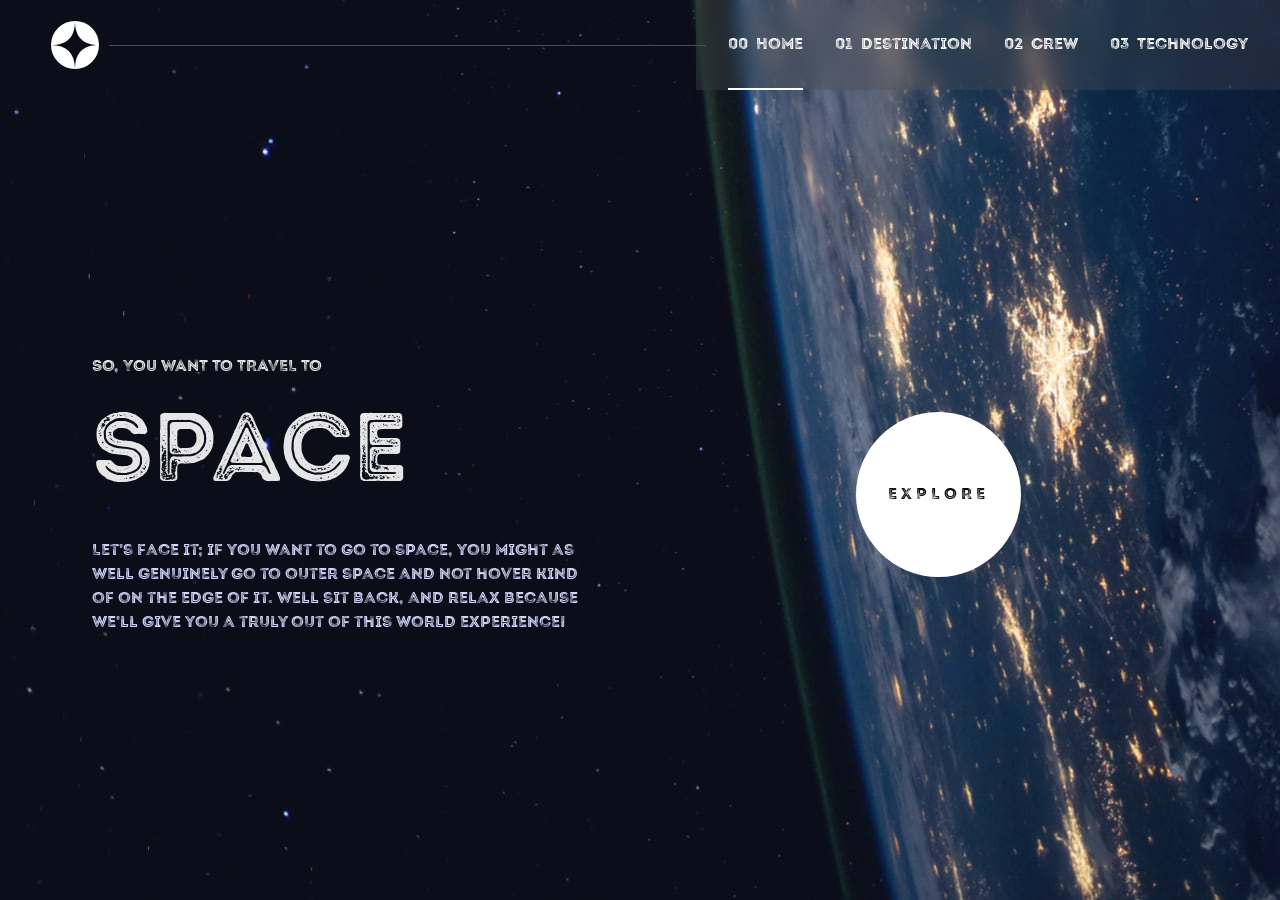
<file: index.html>
<!DOCTYPE html>
<html lang="en">
	<head>
		<meta charset="UTF-8" />
		<meta name="viewport" content="width=device-width, initial-scale=1.0" />

		<link
			rel="icon"
			type="image/png"
			sizes="32x32"
			href="./assets/favicon-32x32.png"
		/>
		<link
			rel="stylesheet"
			type="text/css"
			href="./styles/modern-css-reset.min.css"
		/>
		<link rel="stylesheet" type="text/css" href="./styles/base.css" />
		<link rel="stylesheet" type="text/css" href="./styles/utilities.css" />
		<link rel="stylesheet" type="text/css" href="./styles/common.css" />
		<link rel="stylesheet" type="text/css" href="./styles/home.css" />
		<script type="text/javascript" src="./index.js" defer></script>

		<title>Frontend Mentor | Space tourism website</title>
	</head>

	<body class="home">
		<header id="primary-header">
			<div class="logo">
				<a href="/">
					<img src="./assets/shared/logo.svg" alt="logo" />
				</a>
			</div>

			<button
				type="button"
				aria-controls="primary-navigation"
				id="menu-toggle"
				data-open="false"
			>
				<span class="sr-only" aria-expanded="false">Menu</span>
				<img
					src="./assets/shared/icon-hamburger.svg"
					aria-hidden="true"
					class="hamburger-icon"
				/>
				<img
					src="./assets/shared/icon-close.svg"
					aria-hidden="true"
					class="close-icon"
				/>
			</button>

			<nav id="primary-navigation" aria-expanded="false">
				<ul role="list">
					<li>
						<a href="/space-tourism" class="nav-item active">
							<span aria-hidden="true">00</span>Home
						</a>
					</li>
					<li>
						<a href="/space-tourism/destination.html" class="nav-item">
							<span aria-hidden="true">01</span>Destination
						</a>
					</li>
					<li>
						<a href="/space-tourism/crew.html" class="nav-item">
							<span aria-hidden="true">02</span>Crew
						</a>
					</li>
					<li>
						<a href="/space-tourism/technology.html" class="nav-item">
							<span aria-hidden="true">03</span>Technology
						</a>
					</li>
				</ul>
			</nav>
		</header>

		<main>
			<header class="flow">
				<h1>So, you want to travel to <span>Space</span></h1>
				<p>
					Let’s face it; if you want to go to space, you might as well genuinely
					go to outer space and not hover kind of on the edge of it. Well sit
					back, and relax because we’ll give you a truly out of this world
					experience!
				</p>
			</header>
			<a href="/destination.html" class="explore">
				<span>Explore</span>
			</a>
		</main>
	</body>
</html>
</file>
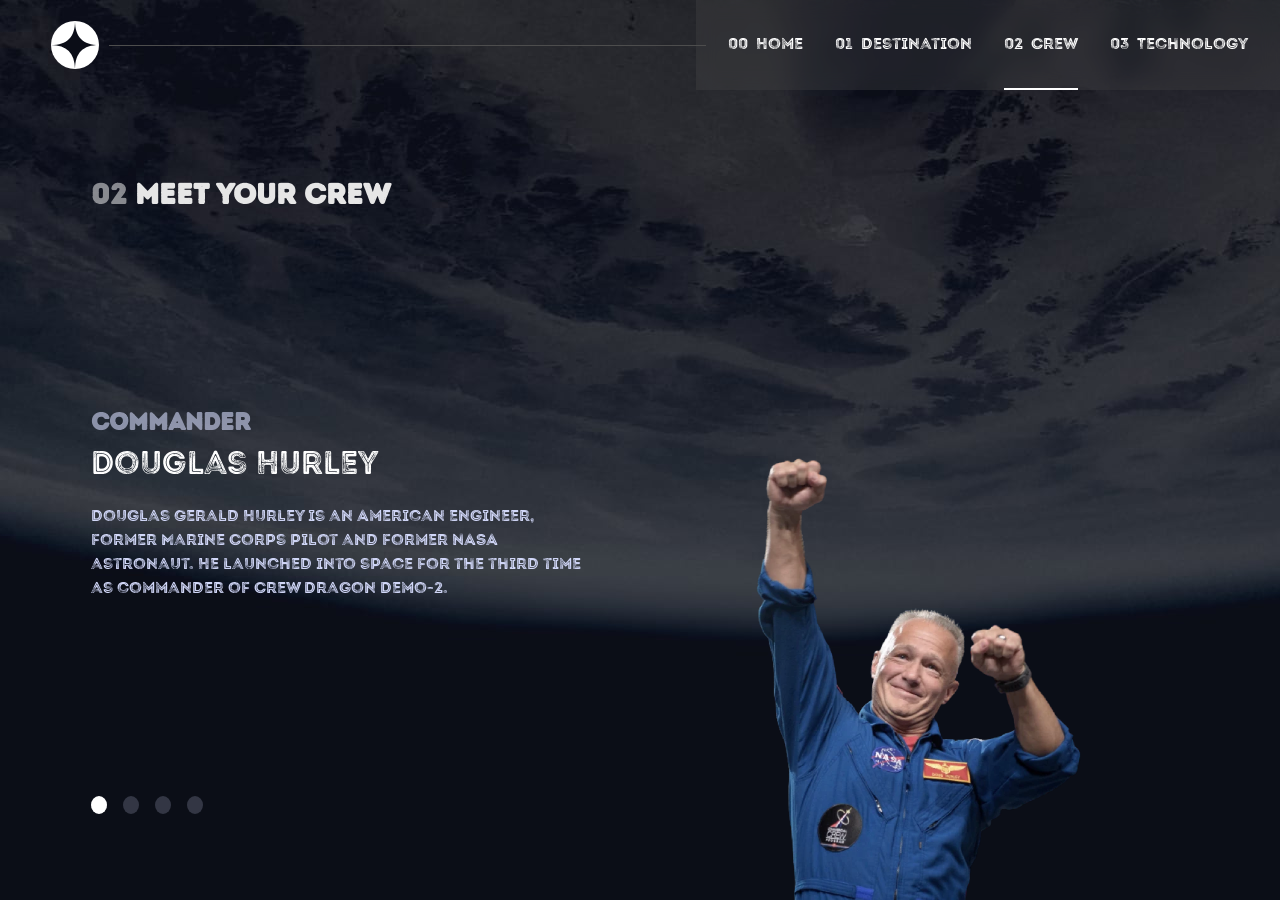
<file: crew.html>
<!DOCTYPE html>
<html lang="en">
	<head>
		<meta charset="UTF-8" />
		<meta name="viewport" content="width=device-width, initial-scale=1.0" />

		<link
			rel="icon"
			type="image/png"
			sizes="32x32"
			href="./assets/favicon-32x32.png"
		/>
		<link
			rel="stylesheet"
			type="text/css"
			href="./styles/modern-css-reset.min.css"
		/>
		<link rel="stylesheet" type="text/css" href="./styles/base.css" />
		<link rel="stylesheet" type="text/css" href="./styles/utilities.css" />
		<link rel="stylesheet" type="text/css" href="./styles/common.css" />
		<link rel="stylesheet" type="text/css" href="./styles/crew.css" />
		<script type="text/javascript" src="./index.js" defer></script>
		<script type="text/javascript" src="./tabs.js" defer></script>

		<title>Frontend Mentor | Space tourism website</title>
	</head>

	<body class="crew">
		<header id="primary-header">
			<div class="logo">
				<a href="/">
					<img src="./assets/shared/logo.svg" alt="logo" />
				</a>
			</div>

			<button
				type="button"
				aria-controls="primary-navigation"
				id="menu-toggle"
				data-open="false"
			>
				<span class="sr-only" aria-expanded="false">Menu</span>
				<img
					src="./assets/shared/icon-hamburger.svg"
					aria-hidden="true"
					class="hamburger-icon"
				/>
				<img
					src="./assets/shared/icon-close.svg"
					aria-hidden="true"
					class="close-icon"
				/>
			</button>

			<nav id="primary-navigation" aria-expanded="false">
				<ul role="list">
					<li>
						<a href="/space-tourism" class="nav-item">
							<span aria-hidden="true">00</span>Home
						</a>
					</li>
					<li>
						<a href="/space-tourism/destination.html" class="nav-item">
							<span aria-hidden="true">01</span>Destination
						</a>
					</li>
					<li>
						<a href="/space-tourism/crew.html" class="nav-item active">
							<span aria-hidden="true">02</span>Crew
						</a>
					</li>
					<li>
						<a href="/space-tourism/technology.html" class="nav-item">
							<span aria-hidden="true">03</span>Technology
						</a>
					</li>
				</ul>
			</nav>
		</header>

		<main class="wrapper">
			<h1><span aria-hidden="true">02</span> Meet your crew</h1>

			<ul role="tablist" class="interactive-tabs dots">
				<li>
					<button
						role="tab"
						aria-selected="true"
						aria-controls="commander-panel"
						tabindex="0"
					>
						<span class="sr-only">commander</span>
					</button>
				</li>
				<li>
					<button role="tab" aria-controls="specialist-panel" tabindex="-1">
						<span class="sr-only">specialist</span>
					</button>
				</li>
				<li>
					<button role="tab" aria-controls="pilot-panel" tabindex="-1">
						<span class="sr-only">pilot</span>
					</button>
				</li>
				<li>
					<button role="tab" aria-controls="engineer-panel" tabindex="-1">
						<span class="sr-only">engineer</span>
					</button>
				</li>
			</ul>

			<article
				id="commander-panel"
				class="flow"
				data-selected="true"
				role="tabpanel"
			>
				<header>
					<h2>Commander</h2>
					<p>Douglas Hurley</p>
				</header>
				<p>
					Douglas Gerald Hurley is an American engineer, former Marine Corps
					pilot and former NASA astronaut. He launched into space for the third
					time as commander of Crew Dragon Demo-2.
				</p>
			</article>

			<picture data-selected="true" data-id="commander-panel">
				<source
					srcset="./assets/crew/image-douglas-hurley.webp"
					type="image/webp"
				/>
				<img
					src="./assets/crew/image-douglas-hurley.png"
					alt="commander douglas hurley"
				/>
			</picture>

			<!-- ========================================== -->

			<article
				id="specialist-panel"
				class="flow"
				data-selected="false"
				role="tabpanel"
			>
				<header>
					<h2>Mission Specialist</h2>
					<p>Mark Shuttleworth</p>
				</header>
				<p>
					Mark Richard Shuttleworth is the founder and CEO of Canonical, the
					company behind the Linux-based Ubuntu operating system. Shuttleworth
					became the first South African to travel to space as a space tourist.
				</p>
			</article>

			<picture data-selected="false" data-id="specialist-panel">
				<source
					srcset="./assets/crew/image-mark-shuttleworth.webp"
					type="image/webp"
				/>
				<img
					src="./assets/crew/image-mark-shuttleworth.png"
					alt="specialist mark shuttleworth"
				/>
			</picture>

			<!-- ========================================== -->

			<article
				id="pilot-panel"
				class="flow"
				data-selected="false"
				role="tabpanel"
			>
				<header>
					<h2>Pilot</h2>
					<p>Victor Glover</p>
				</header>
				<p>
					Pilot on the first operational flight of the SpaceX Crew Dragon to the
					International Space Station. Glover is a commander in the U.S. Navy
					where he pilots an F/A-18.He was a crew member of Expedition 64, and
					served as a station systems flight engineer.
				</p>
			</article>

			<picture data-selected="false" data-id="pilot-panel">
				<source
					srcset="./assets/crew/image-victor-glover.webp"
					type="image/webp"
				/>
				<img
					src="./assets/crew/image-victor-glover.png"
					alt="pilot victor glover"
				/>
			</picture>

			<!-- ========================================== -->

			<article
				id="engineer-panel"
				class="flow"
				data-selected="false"
				role="tabpanel"
			>
				<header>
					<h2>Flight Engineer</h2>
					<p>Anousheh Ansari</p>
				</header>
				<p>
					Anousheh Ansari is an Iranian American engineer and co-founder of
					Prodea Systems. Ansari was the fourth self-funded space tourist, the
					first self-funded woman to fly to the ISS, and the first Iranian in
					space.
				</p>
			</article>

			<picture data-selected="false" data-id="engineer-panel">
				<source
					srcset="./assets/crew/image-anousheh-ansari.webp"
					type="image/webp"
				/>
				<img
					src="./assets/crew/image-anousheh-ansari.png"
					alt="engineer anousheh ansari"
				/>
			</picture>
		</main>
	</body>
</html>
</file>
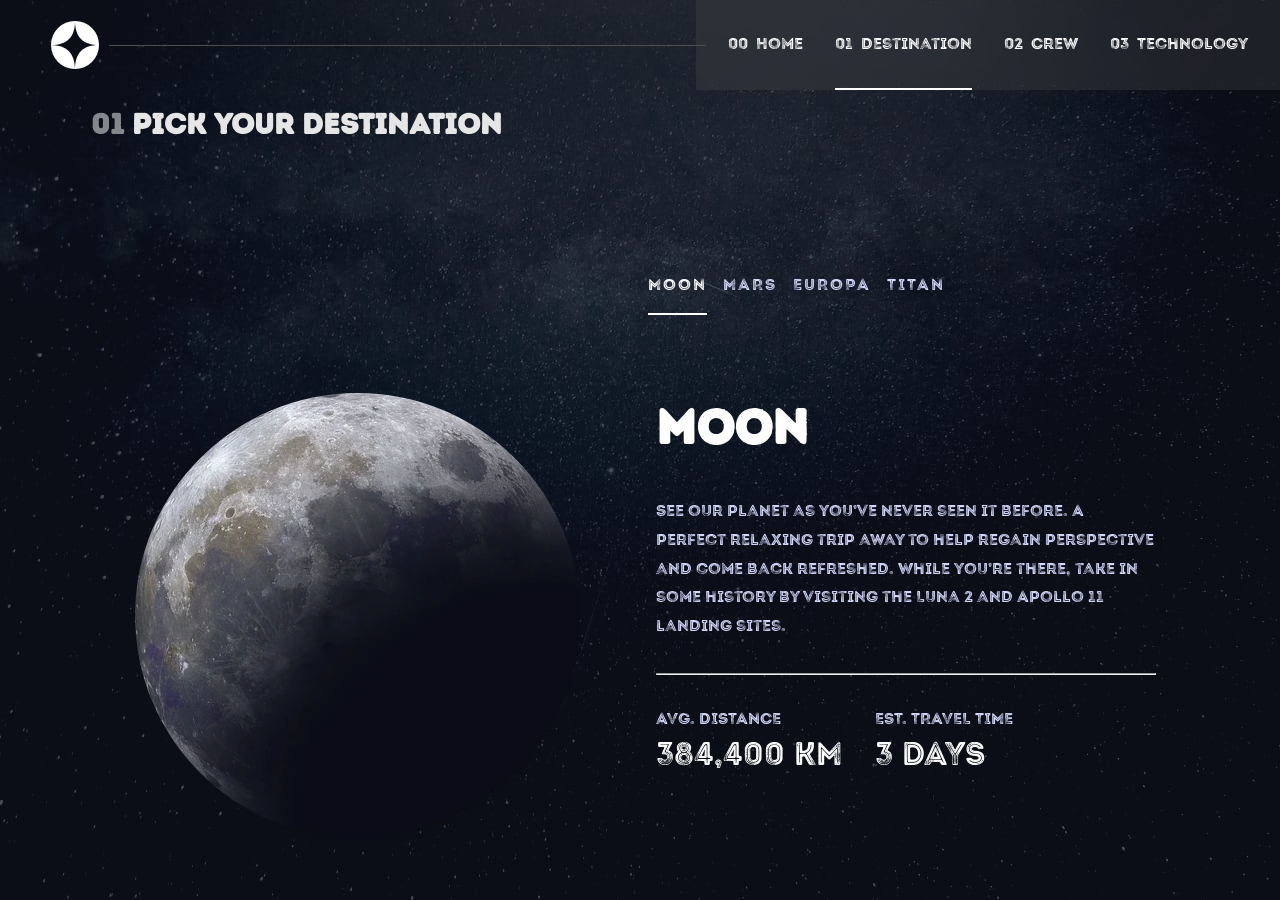
<file: destination.html>
<!DOCTYPE html>
<html lang="en">
	<head>
		<meta charset="UTF-8" />
		<meta name="viewport" content="width=device-width, initial-scale=1.0" />

		<link
			rel="icon"
			type="image/png"
			sizes="32x32"
			href="./assets/favicon-32x32.png"
		/>
		<link
			rel="stylesheet"
			type="text/css"
			href="./styles/modern-css-reset.min.css"
		/>
		<link rel="stylesheet" type="text/css" href="./styles/base.css" />
		<link rel="stylesheet" type="text/css" href="./styles/utilities.css" />
		<link rel="stylesheet" type="text/css" href="./styles/common.css" />
		<link rel="stylesheet" type="text/css" href="./styles/destination.css" />
		<script type="text/javascript" src="./index.js" defer></script>
		<script type="text/javascript" src="./tabs.js" defer></script>

		<title>Frontend Mentor | Space tourism website</title>
	</head>

	<body class="destination">
		<header id="primary-header">
			<div class="logo">
				<a href="/">
					<img src="./assets/shared/logo.svg" alt="logo" />
				</a>
			</div>
			<button
				type="button"
				aria-controls="primary-navigation"
				id="menu-toggle"
				data-open="false"
			>
				<span class="sr-only" aria-expanded="false">Menu</span>
				<img
					src="./assets/shared/icon-hamburger.svg"
					aria-hidden="true"
					class="hamburger-icon"
				/>
				<img
					src="./assets/shared/icon-close.svg"
					aria-hidden="true"
					class="close-icon"
				/>
			</button>
			<nav id="primary-navigation" aria-expanded="false">
				<ul role="list">
					<li>
						<a href="/space-tourism" class="nav-item">
							<span aria-hidden="true">00</span>Home
						</a>
					</li>
					<li>
						<a href="/space-tourism/destination.html" class="nav-item active">
							<span aria-hidden="true">01</span>Destination
						</a>
					</li>
					<li>
						<a href="/space-tourism/crew.html" class="nav-item">
							<span aria-hidden="true">02</span>Crew
						</a>
					</li>
					<li>
						<a href="/space-tourism/technology.html" class="nav-item">
							<span aria-hidden="true">03</span>Technology
						</a>
					</li>
				</ul>
			</nav>
		</header>

		<main class="wrapper">
			<h1><span>01</span> Pick your destination</h1>

			<ul role="tablist" class="interactive-tabs">
				<li>
					<button
						role="tab"
						aria-selected="true"
						aria-controls="moon-panel"
						tabindex="0"
					>
						Moon
					</button>
				</li>
				<li>
					<button role="tab" aria-controls="mars-panel" tabindex="-1">
						Mars
					</button>
				</li>
				<li>
					<button role="tab" aria-controls="europa-panel" tabindex="-1">
						Europa
					</button>
				</li>
				<li>
					<button role="tab" aria-controls="titan-panel" tabindex="-1">
						Titan
					</button>
				</li>
			</ul>

			<article role="tabpanel" id="moon-panel" data-selected="true">
				<picture>
					<source
						srcset="./assets/destination/image-moon.webp"
						type="image/webp"
					/>
					<img src="./assets/destination/image-moon.png" alt="moon" />
				</picture>
				<div class="flow">
					<h2>Moon</h2>
					<p>
						See our planet as you’ve never seen it before. A perfect relaxing
						trip away to help regain perspective and come back refreshed. While
						you’re there, take in some history by visiting the Luna 2 and Apollo
						11 landing sites.
					</p>

					<hr />

					<dl>
						<div>
							<dt>Avg. distance</dt>
							<dd>384,400 km</dd>
						</div>
						<div>
							<dt>Est. travel time</dt>
							<dd>3 days</dd>
						</div>
					</dl>
				</div>
			</article>

			<article role="tabpanel" id="mars-panel">
				<picture>
					<source
						srcset="./assets/destination/image-mars.webp"
						type="image/webp"
					/>
					<img src="./assets/destination/image-mars.png" alt="mars" />
				</picture>
				<div class="flow">
					<h2>Mars</h2>
					<p>
						Don’t forget to pack your hiking boots. You’ll need them to tackle
						Olympus Mons, the tallest planetary mountain in our solar system.
						It’s two and a half times the size of Everest!
					</p>

					<hr />

					<dl>
						<div>
							<dt>Avg. distance</dt>
							<dd>225 mil. km</dd>
						</div>
						<div>
							<dt>Est. travel time</dt>
							<dd>9 months</dd>
						</div>
					</dl>
				</div>
			</article>

			<article role="tabpanel" id="europa-panel">
				<picture>
					<source
						srcset="./assets/destination/image-europa.webp"
						type="image/webp"
					/>
					<img src="./assets/destination/image-europa.png" alt="europa" />
				</picture>
				<div class="flow">
					<h2>Europa</h2>
					<p>
						The smallest of the four Galilean moons orbiting Jupiter, Europa is
						a winter lover’s dream. With an icy surface, it’s perfect for a bit
						of ice skating, curling, hockey, or simple relaxation in your snug
						wintery cabin.
					</p>

					<hr />

					<dl>
						<div>
							<dt>Avg. distance</dt>
							<dd>628 mil. km</dd>
						</div>
						<div>
							<dt>Est. travel time</dt>
							<dd>3 years</dd>
						</div>
					</dl>
				</div>
			</article>

			<article role="tabpanel" id="titan-panel">
				<picture>
					<source
						srcset="./assets/destination/image-titan.webp"
						type="image/webp"
					/>
					<img src="./assets/destination/image-titan.png" alt="titan" />
				</picture>
				<div class="flow">
					<h2>Titan</h2>
					<p>
						The only moon known to have a dense atmosphere other than Earth,
						Titan is a home away from home (just a few hundred degrees colder!).
						As a bonus, you get striking views of the Rings of Saturn.
					</p>

					<hr />

					<dl>
						<div>
							<dt>Avg. distance</dt>
							<dd>1.6 bil. km</dd>
						</div>
						<div>
							<dt>Est. travel time</dt>
							<dd>7 years</dd>
						</div>
					</dl>
				</div>
			</article>
		</main>
	</body>
</html>
</file>
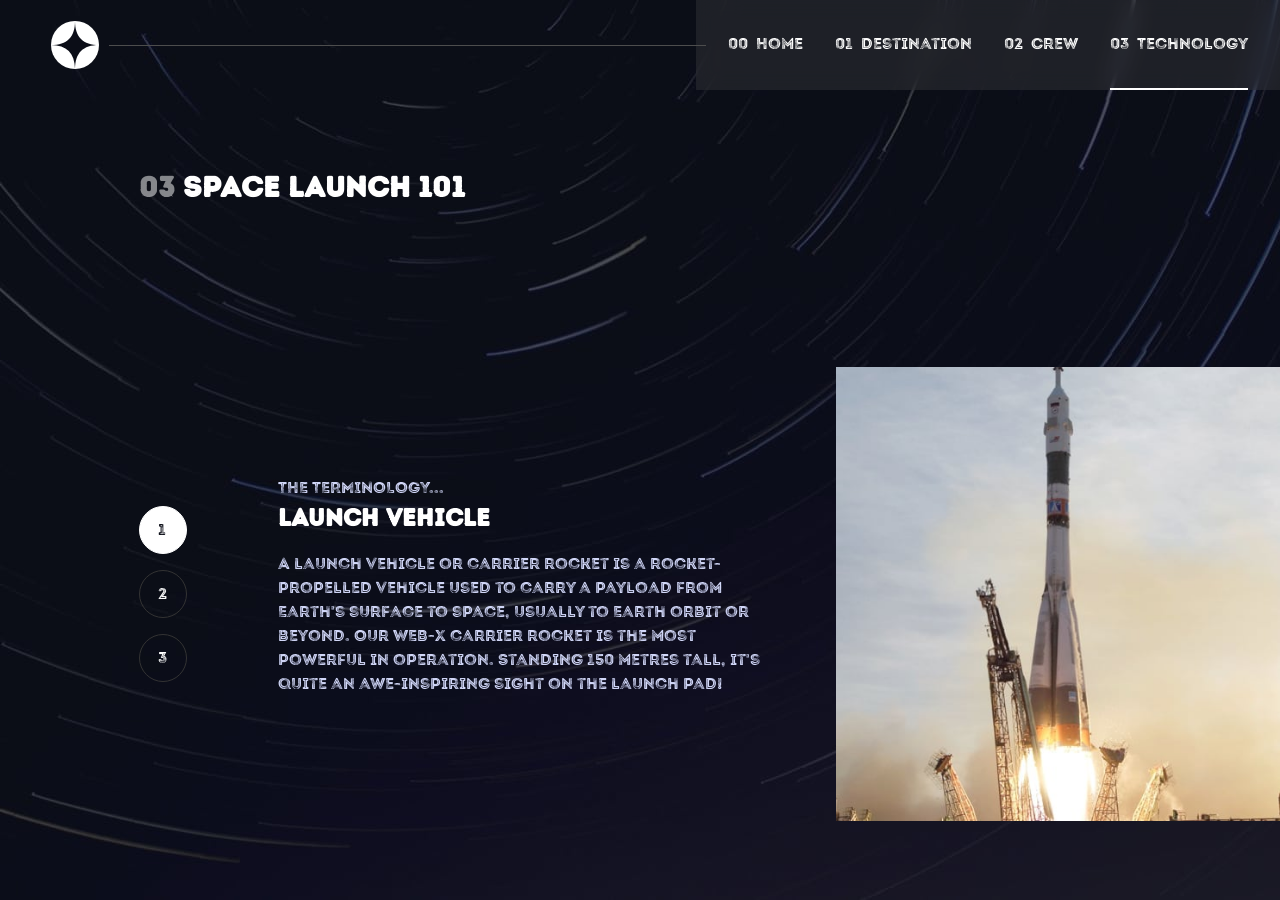
<file: technology.html>
<!DOCTYPE html>
<html lang="en">
	<head>
		<meta charset="UTF-8" />
		<meta name="viewport" content="width=device-width, initial-scale=1.0" />

		<link
			rel="icon"
			type="image/png"
			sizes="32x32"
			href="./assets/favicon-32x32.png"
		/>
		<link
			rel="stylesheet"
			type="text/css"
			href="./styles/modern-css-reset.min.css"
		/>
		<link rel="stylesheet" type="text/css" href="./styles/base.css" />
		<link rel="stylesheet" type="text/css" href="./styles/utilities.css" />
		<link rel="stylesheet" type="text/css" href="./styles/common.css" />
		<link rel="stylesheet" type="text/css" href="./styles/technology.css" />
		<script type="text/javascript" src="index.js" defer></script>
		<script type="text/javascript" src="tabs.js" defer></script>

		<title>Frontend Mentor | Space tourism website</title>
	</head>

	<body class="technology">
		<header id="primary-header">
			<div class="logo">
				<a href="/">
					<img src="/assets/shared/logo.svg" alt="logo" />
				</a>
			</div>

			<button
				type="button"
				aria-controls="primary-navigation"
				id="menu-toggle"
				data-open="false"
			>
				<span class="sr-only" aria-expanded="false">Menu</span>
				<img
					src="/assets/shared/icon-hamburger.svg"
					aria-hidden="true"
					class="hamburger-icon"
				/>
				<img
					src="/assets/shared/icon-close.svg"
					aria-hidden="true"
					class="close-icon"
				/>
			</button>

			<nav id="primary-navigation" aria-expanded="false">
				<ul role="list">
					<li>
						<a href="/space-tourism" class="nav-item">
							<span aria-hidden="true">00</span>Home
						</a>
					</li>
					<li>
						<a href="/space-tourism/destination.html" class="nav-item">
							<span aria-hidden="true">01</span>Destination
						</a>
					</li>
					<li>
						<a href="/space-tourism/crew.html" class="nav-item">
							<span aria-hidden="true">02</span>Crew
						</a>
					</li>
					<li>
						<a href="/space-tourism/technology.html" class="nav-item active">
							<span aria-hidden="true">03</span>Technology
						</a>
					</li>
				</ul>
			</nav>
		</header>

		<main>
			<h1><span aria-hidden="true">03</span> Space launch 101</h1>

			<ul role="tablist" class="interactive-tabs nums">
				<li>
					<button
						role="tab"
						aria-selected="true"
						aria-controls="launch-vehicle-panel"
						tabindex="0"
						aria-label="launch vehicle"
					>
						<span aria-hidden="true">1</span>
					</button>
				</li>
				<li>
					<button
						role="tab"
						aria-controls="spaceport-panel"
						tabindex="-1"
						aria-label="spaceport"
					>
						<span aria-hidden="true">2</span>
					</button>
				</li>
				<li>
					<button
						role="tab"
						aria-controls="space-capsule-panel"
						tabindex="-1"
						aria-label="space capsule"
					>
						<span aria-hidden="true">3</span>
					</button>
				</li>
			</ul>

			<article
				id="launch-vehicle-panel"
				class="flow"
				data-selected="true"
				role="tabpanel"
			>
				<header>
					<span>The terminology...</span>
					<h2>Launch vehicle</h2>
				</header>
				<p>
					A launch vehicle or carrier rocket is a rocket-propelled vehicle used
					to carry a payload from Earth's surface to space, usually to Earth
					orbit or beyond. Our WEB-X carrier rocket is the most powerful in
					operation. Standing 150 metres tall, it's quite an awe-inspiring sight
					on the launch pad!
				</p>
			</article>

			<picture data-selected="true" data-id="launch-vehicle-panel">
				<source
					srcset="/assets/technology/image-launch-vehicle-portrait.jpg"
					type="image/jpg"
					media="(min-width: 720px)"
				/>
				<img
					src="/assets/technology/image-launch-vehicle-landscape.jpg"
					alt="launch vehicle"
				/>
			</picture>

			<!-- ========================================== -->

			<article
				id="spaceport-panel"
				class="flow"
				data-selected="false"
				role="tabpanel"
			>
				<header>
					<span>The terminology...</span>
					<h2>Spaceport</h2>
				</header>
				<p>
					A spaceport or cosmodrome is a site for launching (or receiving)
					spacecraft, by analogy to the seaport for ships or airport for
					aircraft. Based in the famous Cape Canaveral, our spaceport is ideally
					situated to take advantage of the Earth’s rotation for launch.
				</p>
			</article>

			<picture data-selected="false" data-id="spaceport-panel">
				<source
					srcset="/assets/technology/image-spaceport-portrait.jpg"
					type="image/jpg"
					media="(min-width: 720px)"
				/>
				<img
					src="/assets/technology/image-spaceport-landscape.jpg"
					alt="launch vehicle"
				/>
			</picture>

			<!-- ========================================== -->

			<article
				id="space-capsule-panel"
				class="flow"
				data-selected="false"
				role="tabpanel"
			>
				<header>
					<span>The terminology...</span>
					<h2>Space capsule</h2>
				</header>
				<p>
					A space capsule is an often-crewed spacecraft that uses a blunt-body
					reentry capsule to reenter the Earth's atmosphere without wings. Our
					capsule is where you'll spend your time during the flight. It includes
					a space gym, cinema, and plenty of other activities to keep you
					entertained.
				</p>
			</article>

			<picture data-selected="false" data-id="space-capsule-panel">
				<source
					srcset="/assets/technology/image-space-capsule-portrait.jpg"
					type="image/jpg"
					media="(min-width: 720px)"
				/>
				<img
					src="/assets/technology/image-space-capsule-landscape.jpg"
					alt="launch vehicle"
				/>
			</picture>
		</main>
	</body>
</html>
</file>
<file: styles/base.css>
:root {
	--clr-dark: 230, 35%, 7%;
	--clr-light: 231, 77%, 90%;
}

*,
*::after,
*::before {
	padding: 0;
	margin: 0;
}

body {
	font-family: 'introrustg-base2line', Courier New, sans-serif;
	overflow-x: hidden;
}

main {
	padding-top: 88px;
	padding-inline: 4vw;
	min-height: 100vh;
}

button {
	display: inline-block;
	cursor: pointer;
	border: none;
	margin-inline: auto;
}

p {
	max-width: 50ch;
}

img,
picture {
	object-fit: scale-down;
}

ul[role='tablist'] {
	list-style: none;
}

::selection {
	color: hsl(var(--clr-dark));
	background-color: hsl(var(--clr-light));
}

:focus-visible {
	outline: 2px solid white;
	outline-offset: 2px;
}

@font-face {
  font-family: 'introrustg-base2line';
  src: url('introrustg-base2line-webfont.woff2') format('woff2'),
       url('introrustg-base2line-webfont.woff') format('woff');
  font-weight: normal;
  font-style: normal;
}
</file>
<file: styles/utilities.css>
.flex-row-center {
	display: flex;
	flex-direction: row;
	justify-content: center;
	align-items: center;
}

.flex-column-center {
	display: flex;
	flex-direction: column;
	justify-content: center;
	align-items: center;
}

.flow > * + * {
	margin-top: var(--flow-space, 1rem);
}

.margin-side-auto {
	margin-left: auto;
	margin-right: auto;
}

.sr-only {
	position: absolute;
	width: 1px;
	height: 1px;
	padding: 0;
	margin: -1px;
	overflow: hidden;
	clip: rect(0, 0, 0, 0);
	white-space: nowrap; /* added line */
	border: 0;
}

.wrapper {
	max-width: 1200px;
	margin-left: auto;
	margin-right: auto;
}
</file>
<file: styles/common.css>
/*==================================================================*/
/* Common styles */
/*==================================================================*/

#primary-header {
	position: absolute;
	inset: 0 0 auto 0;
	display: flex;
	justify-content: space-between;
	align-items: center;
}
#primary-header::before {
	content: '';
	position: relative;
	order: 2;
	flex: 1;
	transform: translateX(10px);
	/*max-width: 50%;*/
	height: 1px;
	background-color: hsl(0, 0%, 30%);
	z-index: 1;
}
#primary-header .logo {
	order: 1;
	padding: 1rem 0 1rem 4vw;
}

#primary-navigation {
	position: relative;
	order: 2;
	isolation: isolate;
	padding: 0 2rem;
}
#primary-navigation::after {
	content: '';
	position: absolute;
	z-index: -1;
	inset: 0;
	background-color: hsl(0, 0%, 0%, 0.9);
	/*background-color: grey;*/
	/*filter: blur(10px);*/
	/*clip-path: inset(10px);*/
}
@supports (backdrop-filter: blur(10px)) {
	#primary-navigation::after {
		background-color: hsl(0, 0%, 30%, 0.3);
		backdrop-filter: blur(10px);
	}
}
#primary-navigation ul {
	--flex-gap: 2rem;
	display: flex;
	justify-content: center;
	align-items: center;
	gap: var(--flex-gap, 1rem);
}
#primary-navigation a {
	display: inline-block;
	color: white;
	text-decoration: none;
}
#primary-navigation a span {
	margin-right: 0.5rem;
}

#menu-toggle {
	position: absolute;
	z-index: 3;
	top: 1rem;
	right: 1rem;
	background-color: transparent;
	padding: 0;
	border: 0;
}
#menu-toggle img {
	object-fit: scale-down;
}
#menu-toggle[data-open='false'] .hamburger-icon {
	display: inline-block;
}
#menu-toggle[data-open='false'] .close-icon {
	display: none;
}
#menu-toggle[data-open='true'] .close-icon {
	display: inline-block;
}
#menu-toggle[data-open='true'] .hamburger-icon {
	display: none;
}

@media screen and (min-width: 720px) {
	#menu-toggle {
		display: none;
	}
}

@media screen and (max-width: 720px) {
	#primary-header::before {
		display: none;
	}

	#primary-navigation {
		position: fixed;
		z-index: 2;
		inset: 0 0 0 30%;
		transform: translateX(100%);
		transition: transform 0.3s cubic-bezier(0.65, 0.05, 0.36, 1);
	}
	#primary-navigation ul {
		--flex-gap: 1rem;
		display: flex;
		justify-content: center;
		align-items: center;
		flex-direction: column;
		min-height: 100%;
	}
	#primary-navigation[aria-expanded='true'] {
		transform: translateX(0);
	}
}

h1 {
	color: hsl(0, 0%, 90%);
	text-transform: uppercase;
	font-size: clamp(1rem, 1rem + 1vw, 2rem);
}
h1 span {
	color: hsl(0, 0%, 100%, 0.5);
}

/*==================================================================*/
/* Interactive elements */
/*==================================================================*/

.nav-item {
	padding: 1rem 0;
	border-bottom: 2px solid transparent;
	transition: border-bottom-color 0.3s;
}
.nav-item:hover {
	border-bottom-color: hsl(0, 0%, 50%);
}
.nav-item.active {
	border-bottom-color: hsl(0, 0%, 100%);
}

.interactive-tabs {
	display: flex;
	gap: var(--flex-gap, 1rem);
}
.interactive-tabs *[role='tab'] {
	color: hsl(var(--clr-light));
	background-color: transparent;
	text-transform: uppercase;
	letter-spacing: 0.125em;
	padding: var(--tab-padding, 1rem) 0;
	border-bottom: 2px solid transparent;
	transition: color 0.3s, background-color 0.3s, border-color 0.3s;
	cursor: pointer;
}
.interactive-tabs *[role='tab']:hover {
	border-bottom-color: hsl(0, 0%, 50%);
}
.interactive-tabs *[role='tab'][aria-selected='true'] {
	color: white;
	border-bottom-color: white;
}

.interactive-tabs.dots *[role='tab'] {
	background-color: hsl(var(--clr-light), 0.2);
	padding: 0.5rem;
	border-radius: 50%;
}
.interactive-tabs.dots *[role='tab']:hover {
	background-color: hsl(var(--clr-light), 0.7);
}
.interactive-tabs.dots *[role='tab'][aria-selected='true'] {
	background-color: white;
}

.interactive-tabs.nums *[role='tab'] {
	color: white;
	background-color: var(--clr-dark);
	padding: 0;
	border-radius: 50%;
	border: 1px solid hsl(0, 0%, 20%);
	aspect-ratio: 1;
	width: 3rem;
}
.interactive-tabs.nums *[role='tab']:hover {
	border-color: white;
	/*background-color: hsl(0, 0%, 50%);*/
}
.interactive-tabs.nums *[role='tab'][aria-selected='true'] {
	color: hsl(var(--clr-dark));
	background-color: white;
	border-color: white;
}

/*.slider-dot {
	padding: 1rem;
	border-radius: 50%;
}
.slider-dot:hover {
	background-color: hsl(0, 0%, 50%);
}
.slider-dot[aria-selected='true'] {
	background-color: hsl(0, 0%, 20%);
}
*/

/*.slider-num {
	color: white;
	background-color: var(--clr-dark);
	padding: 1rem;
	border-radius: 50%;
	border: 1px solid hsl(0, 0%, 20%);
}
.slider-num:hover {
	border-color: white;
	background-color: hsl(0, 0%, 50%);
}
.slider-num[aria-selected='true'] {
	color: var(--clr-dark);
	background-color: white;
}*/

@media screen and (min-width: 720px) {
	.nav-item {
		padding: 2rem 0;
	}
}

@keyframes load-article {
	0% {
		opacity: 0;
		transform: translateY(10px);
	}
	100% {
		opacity: 1;
		transform: translateY(0px);
	}
}
</file>
<file: styles/home.css>
.home {
	background-image: url('../assets/home/background-home-mobile.jpg');
	background-size: cover;
	background-position: bottom;
}
.home main {
	display: grid;
	place-items: center;
	gap: 1rem;
}
.home main header {
	color: hsl(var(--clr-light));
	text-align: center;
}
.home main h1 {
	text-transform: uppercase;
	font-weight: 400;
	font-size: 1rem;
}
.home main h1 span {
	display: block;
	color: hsl(0, 0%, 90%);
	font-size: 4.5em;
}

.explore {
	display: inline-block;
	position: relative;
	align-self: start;
	color: black;
	background-color: white;
	text-transform: uppercase;
	text-decoration: none;
	letter-spacing: 0.25em;
	aspect-ratio: 1;
	padding: 0.5em 1em;
	border-radius: 50%;
}
.explore::before {
	content: 'Explore';
	position: absolute;
	top: 50%;
	left: 50%;
	transform: translate(-50%, -50%);
	background-color: transparent;
}
.explore::after {
	content: '';
	position: absolute;
	z-index: -1;
	inset: 0;
	opacity: 0;
	background-color: hsl(0, 0%, 100%, 0.5);
	border-radius: 50%;
	transition: transform 0.4s ease-in-out, opacity 0.5s ease-in-out;
}
.explore:hover::after,
.explore:focus-visible::after {
	transform: scale(1.5);
	opacity: 1;
}

.explore span {
	clip-path: inset(50%);
	/*display: inline-block;*/
}

@media screen and (min-width: 720px) {
	.home {
		background-image: url('../assets/home/background-home-desktop.jpg');
	}
	.home main {
		grid-template-columns: repeat(2, 1fr);
	}
	.home main header {
		text-align: start;
	}
	.home h1 {
		font-size: 2rem;
	}
	.home main h1 span {
		display: block;
		font-size: 6em;
	}

	.explore {
		padding: 1em 2em;
		align-self: center;
	}
}
</file>
<file: styles/crew.css>
.crew {
	background-image: url('../assets/crew/background-crew-mobile.jpg');
	background-size: cover;
	background-position: bottom;
}

.crew main {
	display: grid;
	grid-template-columns: 1fr;
	grid-template-areas:
		'header'
		'picture'
		'tablist'
		'article';
	place-items: center;
	gap: 1rem;
	text-align: center;
}
.crew main h1 {
	grid-area: header;
}
.crew main [role='tablist'] {
	grid-area: tablist;
}
.crew main article {
	grid-area: article;
}
main article:not([data-selected='true']) {
	display: none;
}
main picture:not([data-selected='true']) {
	display: none;
}
.crew main article header h2 {
	color: hsl(var(--clr-light), 0.6);
	font-size: 1.5rem;
}
.crew main article header p {
	color: white;
	font-size: 2rem;
}
.crew main article p {
	color: hsl(var(--clr-light));
	text-align: center;
}
.crew main picture {
	position: relative;
	grid-area: picture;
	max-width: 50%;
}
.crew main picture::after {
	content: '';
	position: absolute;
	top: 100%;
	width: calc(200% - 8vw);
	left: 50%;
	transform: translateX(-50%);
	border-bottom: 1px solid hsl(var(--clr-light), 0.2);
}

@media screen and (min-width: 720px) {
	.crew {
		background-image: url('../assets/crew/background-crew-desktop.jpg');
	}
	.crew main {
		grid-template-columns: 1fr 1fr;
		grid-template-areas:
			'header picture'
			'article picture'
			'tablist picture';
		justify-items: start;
		text-align: start;
	}
	.crew main picture {
		justify-self: center;
		align-self: end;
		max-width: 60%;
	}
	.crew main picture::after {
		display: none;
	}
	.crew main article p {
		text-align: start;
	}
}
</file>
<file: styles/destination.css>
.destination {
	background-image: url('../assets/destination/background-destination-mobile.jpg');
	background-size: cover;
	background-position: center;
}

main {
	display: grid;
	grid-template-columns: 1fr;
	grid-template-areas:
		'header'
		'tablist'
		'article';
	/*place-content: center;*/
	place-items: center;
	gap: 1rem;
}
main h1 {
	grid-area: header;
	margin: 1rem 0 2rem;
}
main article {
	--flow-space: 2rem;
	grid-area: article;
	display: grid;
	grid-template-columns: 1fr;
	place-items: center;
	gap: 2rem;
	text-align: center;
	width: 100%;
	animation: load-article 0.7s;
}
main article:not([data-selected='true']) {
	display: none;
}
main [role='tablist'] {
	position: sticky;
	top: 0;
	grid-area: tablist;
}

picture {
	display: inline-block;
	margin: 0 auto;
}

h2 {
	color: white;
	font-size: 3rem;
	text-align: center;
}

p {
	line-height: 1.8;
	color: hsl(var(--clr-light));
	margin-inline: auto;
}

hr {
	color: hsl(var(--clr-light), 0.2);
	margin: auto;
	height: 1px;
}

dl {
	display: flex;
	flex-direction: column;
	gap: 2rem;
	text-transform: uppercase;
}

dl dt {
	color: hsl(var(--clr-light));
}

dl dd {
	color: white;
	font-size: 2rem;
}

@media screen and (min-width: 720px) {
	.destination {
		background-image: url('../assets/destination/background-destination-desktop.jpg');
	}

	main {
		grid-template-columns: 1fr 1fr;
		grid-template-areas:
			'header header'
			'. tablist'
			'article article';
		place-items: start;
		/*text-align: start;*/
	}

	main article {
		grid-template-columns: 1fr 1fr;
		place-items: start;
		text-align: start;
	}

	h2 {
		text-align: start;
	}

	p {
		margin-inline: revert;
	}

	dl {
		flex-direction: row;
	}
}
</file>
<file: styles/technology.css>
.technology {
	background-image: url('../assets/technology/background-technology-mobile.jpg');
	background-size: cover;
	background-position: bottom;
}
.technology main {
	display: grid;
	grid-template-areas:
		'header'
		'picture'
		'tablist'
		'article';
	place-items: center;
	gap: 2rem;
	color: hsl(var(--clr-light));
	padding-inline: 0;
	text-align: center;
}

.technology main h1 {
	grid-area: header;
	color: white;
}
.technology main [role='tablist'] {
	grid-area: tablist;
}
.technology main picture {
	position: relative;
	grid-area: picture;
	animation: load-article 0.7s;
}
.technology main article {
	grid-area: article;
	padding-inline: 4vw;
	animation: load-article 0.7s;
	padding-bottom: 1rem;
}

.technology main article:not([data-selected='true']) {
	display: none;
}
.technology main picture:not([data-selected='true']) {
	display: none;
}

.technology main article header {
	color: white;
	text-transform: uppercase;
}
.technology main article header span {
	color: hsl(var(--clr-light));
}

@media screen and (min-width: 720px) {
	.technology {
		background-image: url('../assets/technology/background-technology-desktop.jpg');
	}
	.technology main {
		grid-template-columns: 1fr 1fr 4fr 4fr;
		grid-template-areas:
			'. header header header'
			'. tablist article picture';
		justify-items: start;
		align-items: center;
		row-gap: 0;
		column-gap: 1rem;
		text-align: start;
	}
	.technology main [role='tablist'] {
		flex-direction: column;
	}
	.technology main picture {
		justify-self: end;
		max-width: 90%;
	}
	.technology main article {
		padding-inline: 0;
	}
}
</file>
